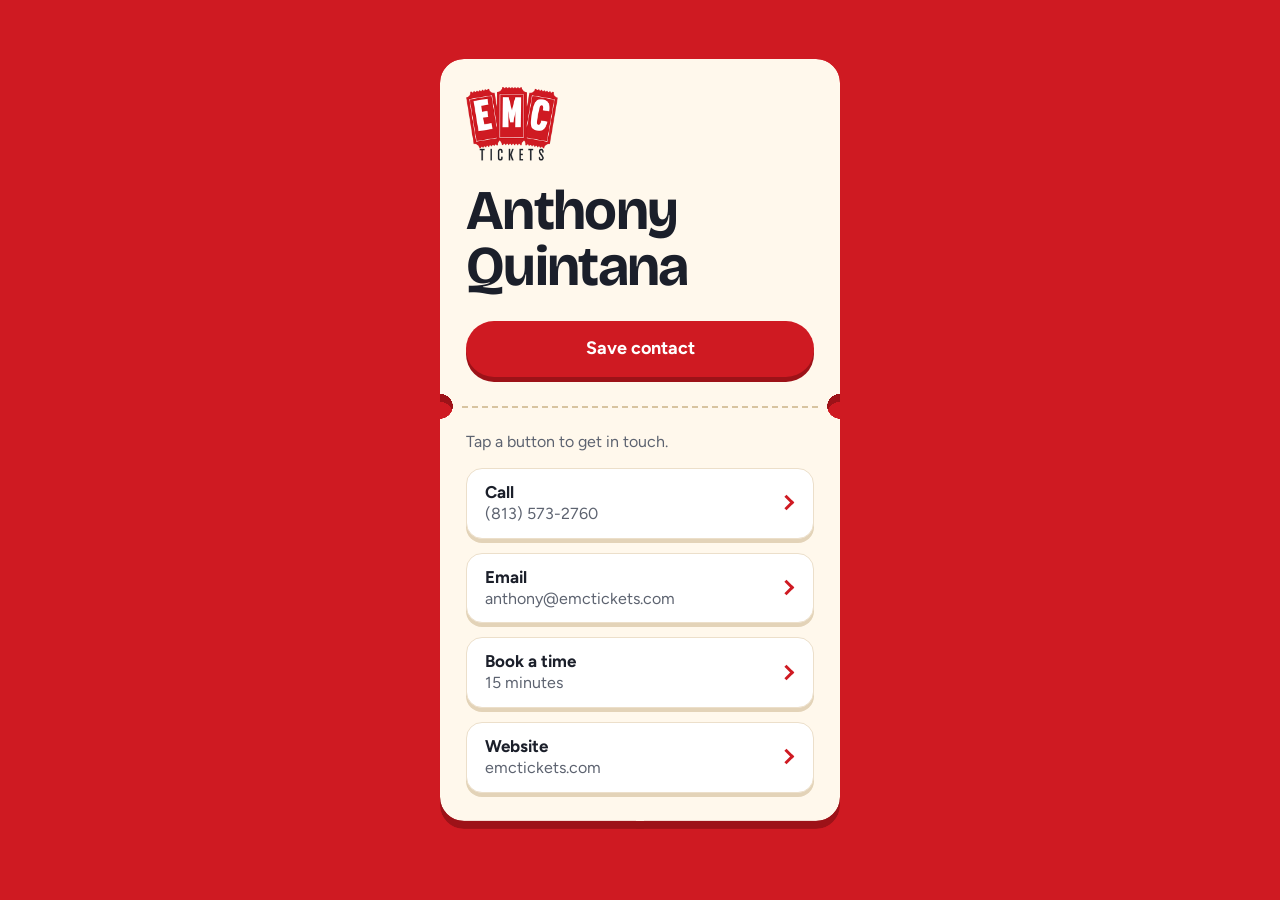
<file: index.html>
<!doctype html>
<html lang="en">
<head>
<meta charset="utf-8">
<meta name="viewport" content="width=device-width, initial-scale=1">
<meta name="robots" content="noindex">
<meta name="theme-color" content="#cf1a22">
<title>Anthony Quintana, EMC Tickets</title>
<meta name="description" content="Save Anthony Quintana's contact details, call, email or book a time.">
<link rel="icon" href="emc-logo.png">
<link rel="preload" href="fonts/bricolage-grotesque-var.woff2" as="font" type="font/woff2" crossorigin>
<link rel="preload" href="fonts/figtree-var.woff2" as="font" type="font/woff2" crossorigin>
<link rel="stylesheet" href="card.css">
</head>
<body>

<section class="setup" id="setup" hidden>
  <h2>Write a card</h2>
  <p>Press the button, then hold a card flat against the back of this phone until it says the card is written.</p>
  <p>The card will open <span id="dest"></span></p>
  <button class="btn" type="button" id="write">Write a card</button>
  <p id="status" role="status"></p>
</section>

<main class="ticket">
  <header class="who">
    <img src="emc-logo.png" alt="EMC Tickets" width="298" height="238">
    <h1>Anthony<br>Quintana</h1>
    <a class="btn" href="anthony-quintana.vcf">Save contact</a>
  </header>
  <nav class="ways" aria-label="Ways to reach Anthony">
    <p>Tap a button to get in touch.</p>
    <a href="tel:+18135732760"><b>Call</b><span>(813) 573-2760</span></a>
    <a href="mailto:anthony@emctickets.com"><b>Email</b><span>anthony@emctickets.com</span></a>
    <a href="https://calendly.com/anthony-emctickets/15min"><b>Book a time</b><span>15 minutes</span></a>
    <a href="https://emctickets.com"><b>Website</b><span>emctickets.com</span></a>
  </nav>
</main>

<script src="card.js"></script>
</body>
</html>
</file>
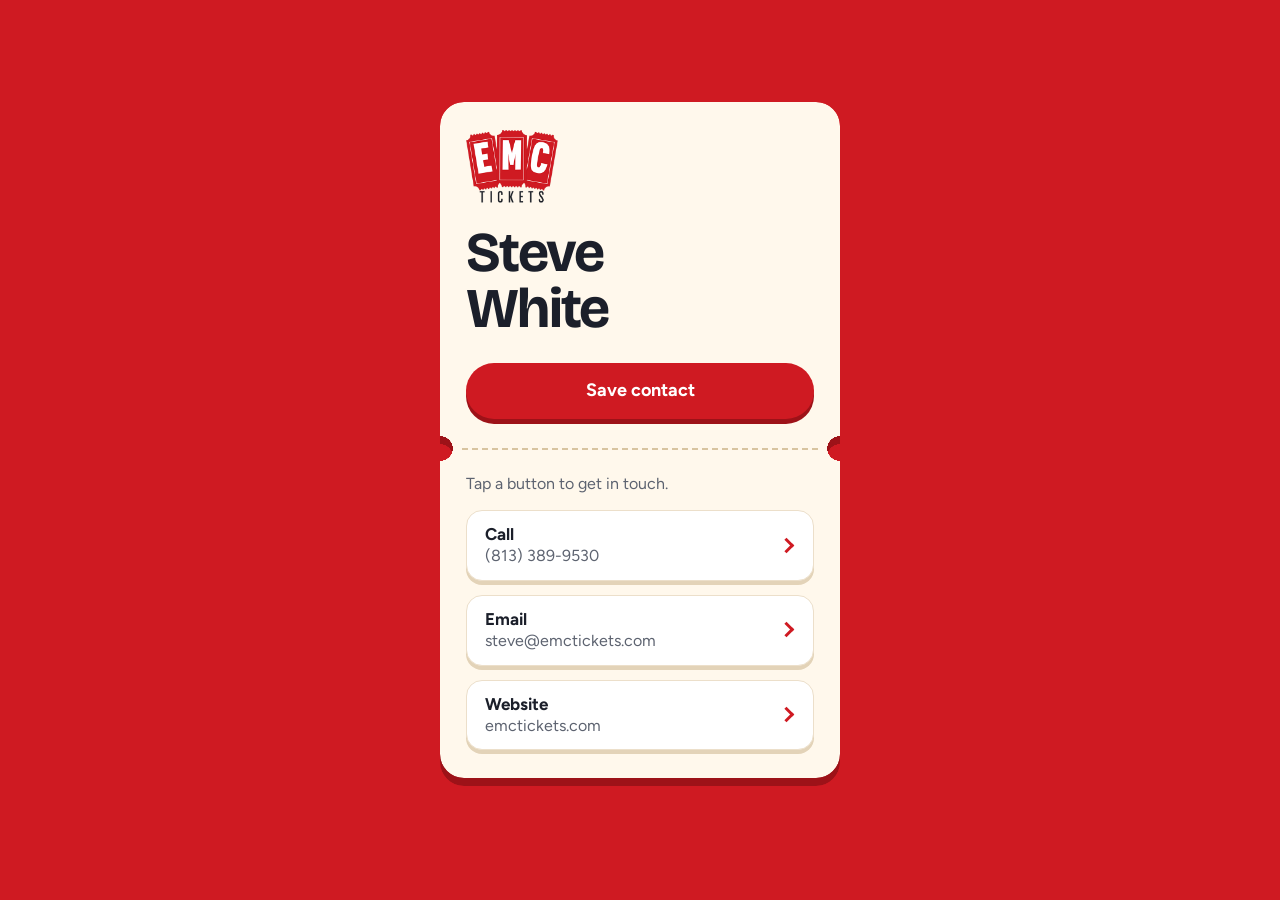
<file: steve/index.html>
<!doctype html>
<html lang="en">
<head>
<meta charset="utf-8">
<meta name="viewport" content="width=device-width, initial-scale=1">
<meta name="robots" content="noindex">
<meta name="theme-color" content="#cf1a22">
<title>Steve White, EMC Tickets</title>
<meta name="description" content="Save Steve White's contact details, call or email.">
<link rel="icon" href="../emc-logo.png">
<link rel="preload" href="../fonts/bricolage-grotesque-var.woff2" as="font" type="font/woff2" crossorigin>
<link rel="preload" href="../fonts/figtree-var.woff2" as="font" type="font/woff2" crossorigin>
<link rel="stylesheet" href="../card.css">
</head>
<body>

<section class="setup" id="setup" hidden>
  <h2>Write a card</h2>
  <p>Press the button, then hold a card flat against the back of this phone until it says the card is written.</p>
  <p>The card will open <span id="dest"></span></p>
  <button class="btn" type="button" id="write">Write a card</button>
  <p id="status" role="status"></p>
</section>

<main class="ticket">
  <header class="who">
    <img src="../emc-logo.png" alt="EMC Tickets" width="298" height="238">
    <h1>Steve<br>White</h1>
    <a class="btn" href="steve-white.vcf">Save contact</a>
  </header>
  <nav class="ways" aria-label="Ways to reach Steve">
    <p>Tap a button to get in touch.</p>
    <a href="tel:+18133899530"><b>Call</b><span>(813) 389-9530</span></a>
    <a href="mailto:steve@emctickets.com"><b>Email</b><span>steve@emctickets.com</span></a>
    <a href="https://emctickets.com"><b>Website</b><span>emctickets.com</span></a>
  </nav>
</main>

<script src="../card.js"></script>
</body>
</html>
</file>
<file: card.css>
/* Shared by every person's card. Colors, type and the pressed-pill button come from the EMC site (EMC-website-redesign, src/styles). */
@font-face { font-family: 'Bricolage Grotesque'; font-weight: 200 800; font-display: swap; src: url(fonts/bricolage-grotesque-var.woff2) format('woff2'); }
@font-face { font-family: Figtree; font-weight: 300 900; font-display: swap; src: url(fonts/figtree-var.woff2) format('woff2'); }
:root {
  --ink: #1b1f2a; --mut: #5d6370; --line: #ecdfca; --perf: #d8c4a0; --cream: #fff8ec;
  --red: #cf1a22; --red-shadow: #9d1218; --ghost-shadow: #e3d3b8;
  --notch: 13px;
  --pad: clamp(20px, 6.5vw, 26px);
  --head: 'Bricolage Grotesque', system-ui, sans-serif;
  --text: Figtree, system-ui, sans-serif;
}
*, *::before, *::after { box-sizing: border-box; }
* { margin: 0; }
html { -webkit-text-size-adjust: 100%; }
body {
  min-height: 100svh;
  display: flex; flex-direction: column; align-items: center; justify-content: center; gap: 24px;
  padding: 24px 16px 44px;
  background: var(--red); color: var(--ink);
  font: 400 17px/1.5 var(--text);
  -webkit-font-smoothing: antialiased;
}
a { color: inherit; text-decoration: none; }
[hidden] { display: none !important; }
:focus-visible { outline: 3px solid var(--ink); outline-offset: 3px; border-radius: 6px; }

/* The card is an admission ticket: who he is above the tear line, how to reach him below it. */
.ticket { width: 100%; max-width: 400px; filter: drop-shadow(0 8px 0 var(--red-shadow)); }
.who, .ways { background: var(--cream); }
.who {
  padding: 28px var(--pad) 30px; border-radius: 24px 24px 0 0;
  -webkit-mask: radial-gradient(circle var(--notch) at 0 100%, #0000 98%, #000) left / 51% 100% no-repeat, radial-gradient(circle var(--notch) at 100% 100%, #0000 98%, #000) right / 51% 100% no-repeat;
  mask: radial-gradient(circle var(--notch) at 0 100%, #0000 98%, #000) left / 51% 100% no-repeat, radial-gradient(circle var(--notch) at 100% 100%, #0000 98%, #000) right / 51% 100% no-repeat;
}
.ways {
  position: relative; margin-top: -1px; /* no hairline of red at the seam */
  padding: 24px var(--pad) 28px; border-radius: 0 0 24px 24px;
  -webkit-mask: radial-gradient(circle var(--notch) at 0 0, #0000 98%, #000) left / 51% 100% no-repeat, radial-gradient(circle var(--notch) at 100% 0, #0000 98%, #000) right / 51% 100% no-repeat;
  mask: radial-gradient(circle var(--notch) at 0 0, #0000 98%, #000) left / 51% 100% no-repeat, radial-gradient(circle var(--notch) at 100% 0, #0000 98%, #000) right / 51% 100% no-repeat;
}
.ways::before {
  content: ""; position: absolute; top: 0;
  left: calc(var(--notch) + 9px); right: calc(var(--notch) + 9px);
  border-top: 2px dashed var(--perf);
}

.who img { width: 92px; height: auto; display: block; }
h1 { font: 700 clamp(44px, 13.5vw, 56px)/1 var(--head); letter-spacing: -.03em; margin-top: 22px; }

.btn {
  display: flex; align-items: center; justify-content: center;
  width: 100%; min-height: 56px; margin-top: 26px; padding: 14px 24px;
  background: var(--red); color: #fff; font: 700 18px/1.2 var(--text);
  border: 0; border-radius: 999px; box-shadow: 0 5px 0 var(--red-shadow); cursor: pointer;
  transition: transform .12s ease, box-shadow .12s ease;
}
.btn:active { transform: translateY(3px); box-shadow: 0 2px 0 var(--red-shadow); }
.btn:disabled { opacity: .55; cursor: default; }
.btn:focus-visible { border-radius: 999px; }

/* Each way to reach him is its own raised button with an arrow, so nobody mistakes it for a plain list. */
.ways p { color: var(--mut); font-size: 16px; margin-bottom: 14px; }
.ways a {
  display: grid; grid-template-columns: 1fr auto; column-gap: 14px; align-items: center;
  padding: 12px 18px 13px; background: #fff; border: 1px solid var(--line); border-radius: 16px;
  box-shadow: 0 4px 0 var(--ghost-shadow);
  transition: transform .12s ease, box-shadow .12s ease;
}
.ways a + a { margin-top: 14px; }
.ways a:active { transform: translateY(3px); box-shadow: 0 1px 0 var(--ghost-shadow); }
.ways a:focus-visible { border-radius: 16px; }
.ways b { grid-column: 1; font-weight: 700; line-height: 1.3; }
.ways span { grid-column: 1; min-width: 0; color: var(--mut); overflow-wrap: anywhere; line-height: 1.35; font-size: clamp(15px, 4.6vw, 16px); } /* the email stays on one line down to 320px */
.ways a::after { /* the arrow */
  content: ""; grid-column: 2; grid-row: 1 / span 2;
  width: 11px; height: 11px; margin-right: 3px;
  border: solid var(--red); border-width: 3px 3px 0 0; transform: rotate(45deg);
}

/* Only shown with ?setup on the address: writes this page's link onto a blank card. */
.setup { width: 100%; max-width: 400px; padding: 22px var(--pad) 26px; background: var(--cream); border-radius: 24px; }
.setup h2 { font: 700 26px/1.1 var(--head); letter-spacing: -.02em; }
.setup p { margin-top: 10px; }
.setup .btn { margin-top: 18px; }
#dest { overflow-wrap: anywhere; font-weight: 700; }
#status { font-weight: 700; min-height: 1.5em; margin-top: 18px; }

@media (prefers-reduced-motion: reduce) { .btn, .ways a { transition: none; } }
</file>
